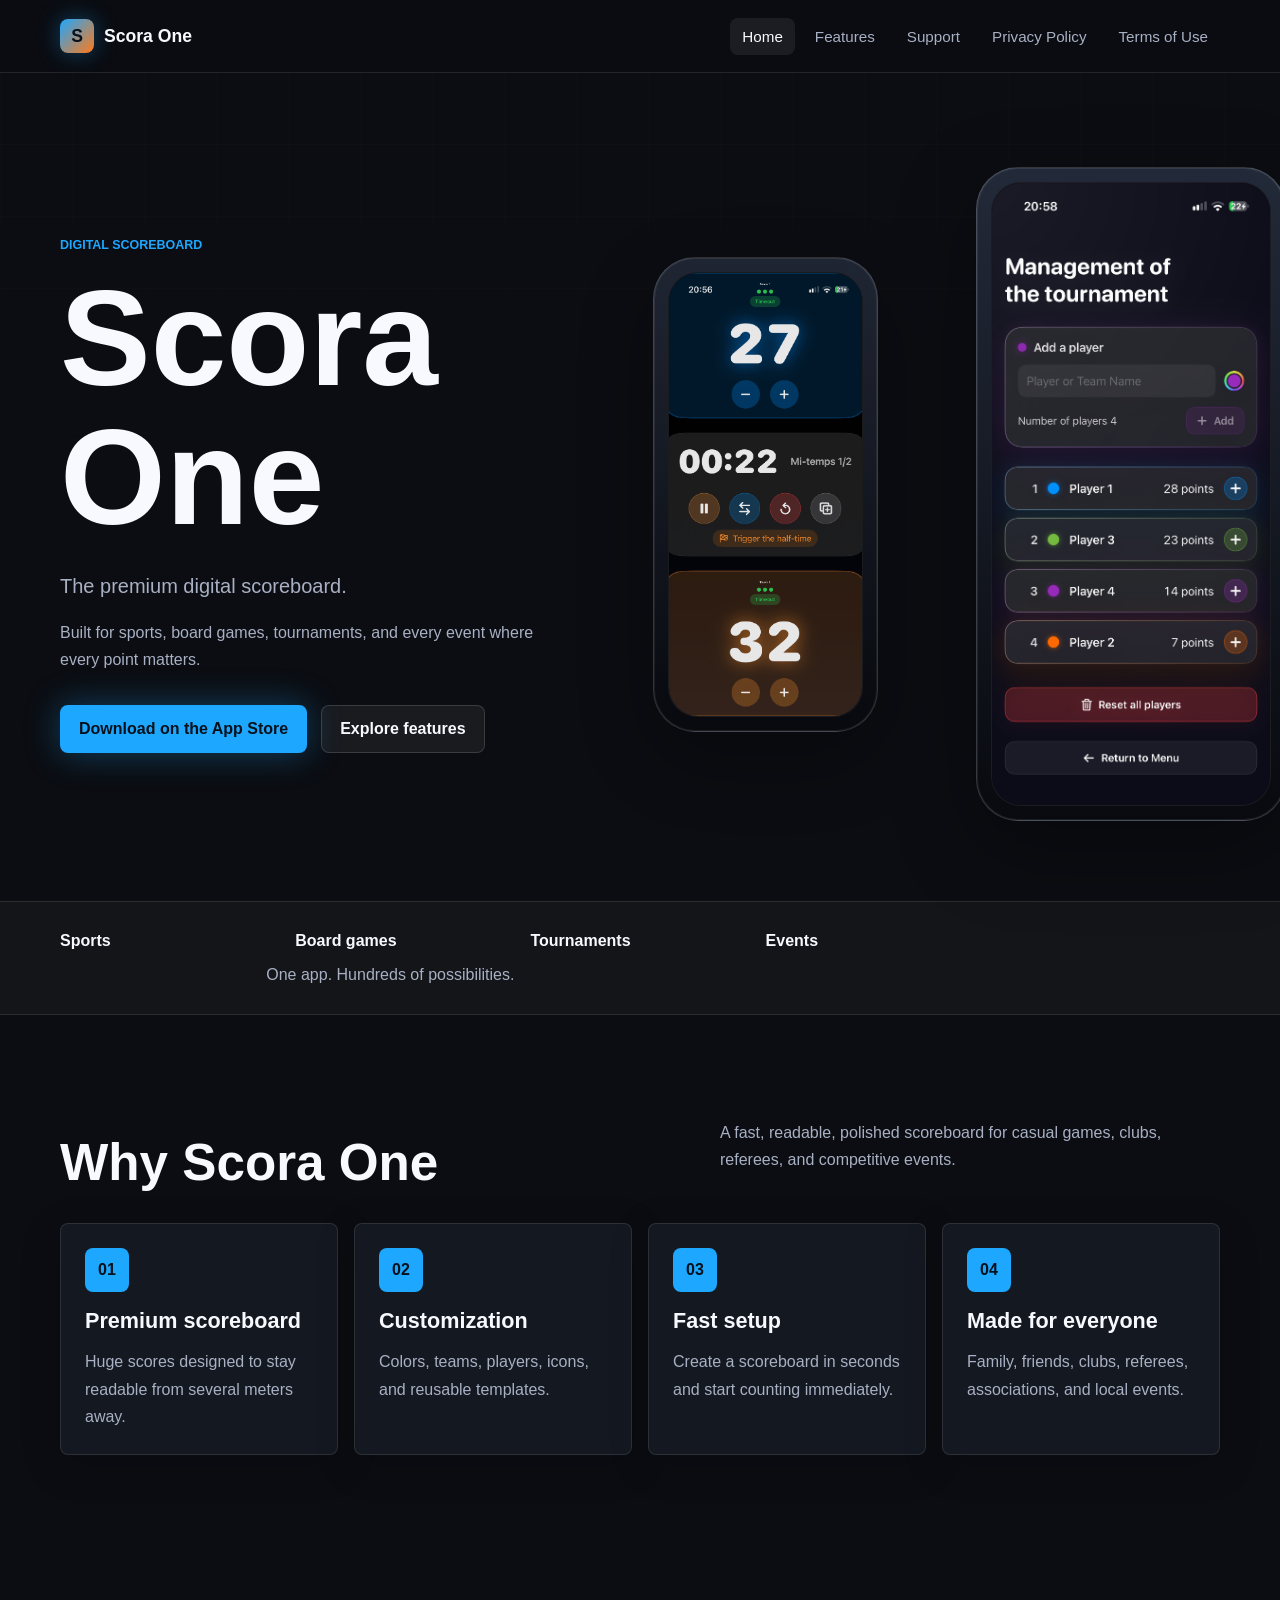
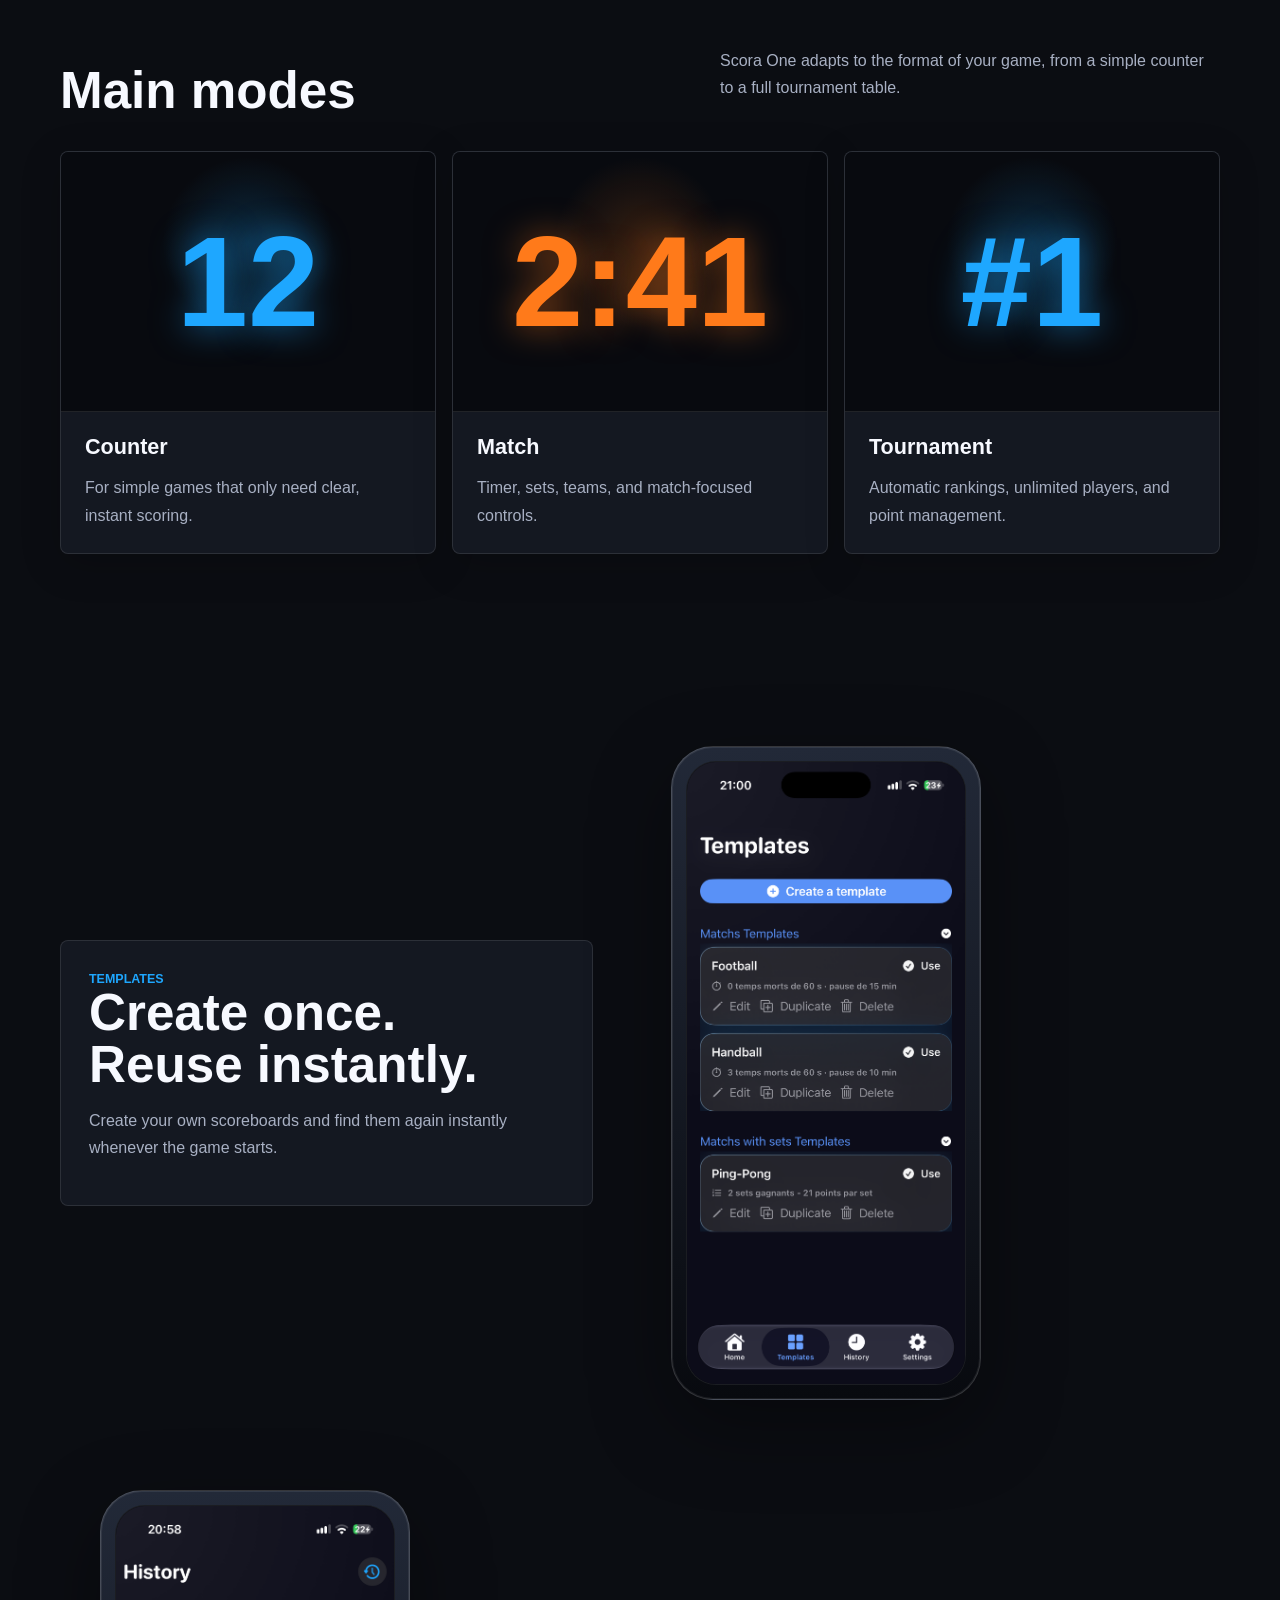
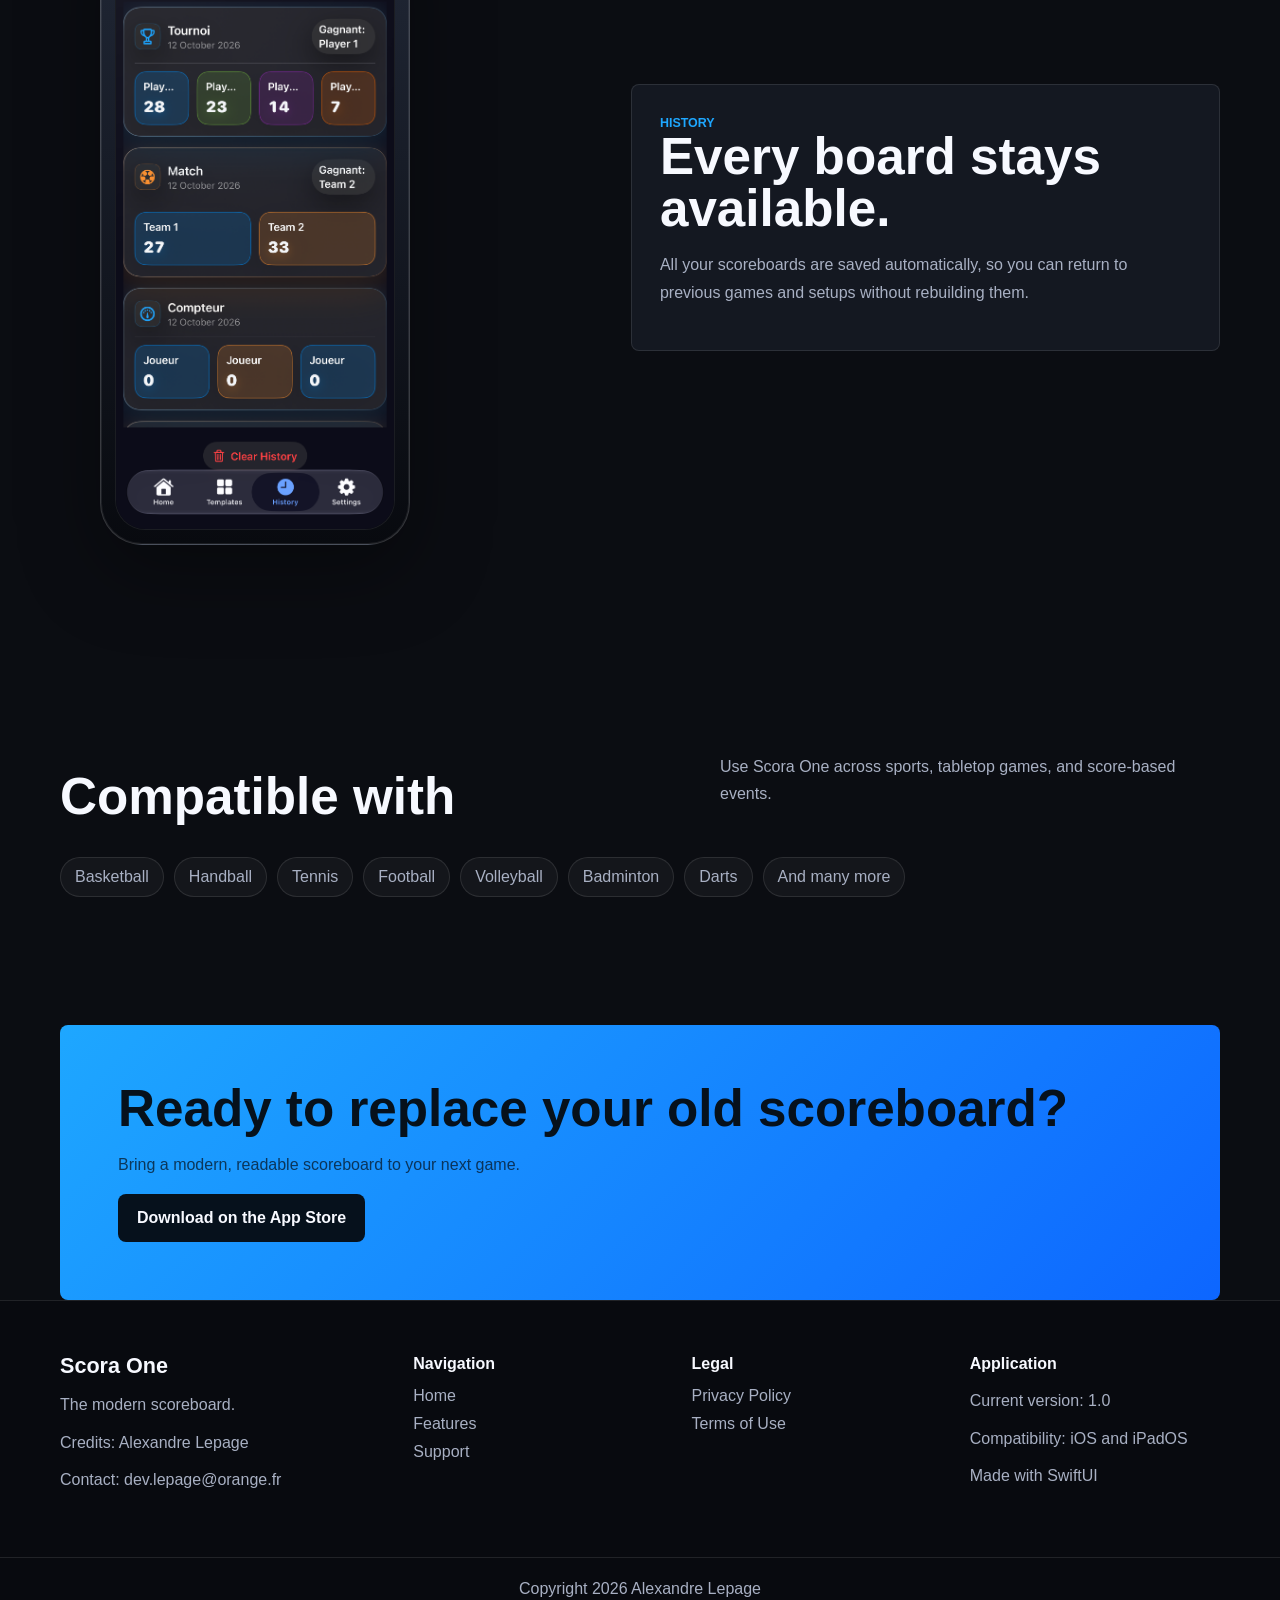
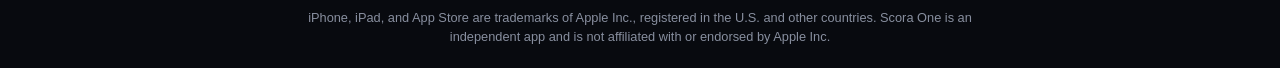
<file: index.html>
<!doctype html>
<html lang="en">
<head>
  <meta charset="utf-8">
  <meta name="viewport" content="width=device-width, initial-scale=1">
  <meta name="description" content="Scora One is a premium digital scoreboard for sports, board games, tournaments, matches, and events.">
  <title>Scora One - The Premium Digital Scoreboard</title>
  <link rel="stylesheet" href="styles.css">
</head>
<body>
  <header class="site-header">
    <nav class="nav" aria-label="Main navigation">
      <a class="brand" href="index.html"><span class="brand-mark">S</span><span>Scora One</span></a>
      <div class="nav-links">
        <a href="index.html" aria-current="page">Home</a>
        <a href="features.html">Features</a>
        <a href="support.html">Support</a>
        <a href="privacy.html">Privacy Policy</a>
        <a href="terms.html">Terms of Use</a>
      </div>
    </nav>
  </header>

  <main>
    <section class="hero">
      <div class="hero-inner hero-grid">
        <div>
          <span class="eyebrow">Digital scoreboard</span>
          <h1>Scora One</h1>
          <p class="hero-copy">The premium digital scoreboard.</p>
          <p>Built for sports, board games, tournaments, and every event where every point matters.</p>
          <div class="actions">
            <a class="button primary" href="">Download on the App Store</a>
            <a class="button" href="features.html">Explore features</a>
          </div>
        </div>
        <div class="showcase" aria-label="Scora One app screenshot placeholders">
          <div class="phone-row">
            <figure class="phone secondary">
              <img src="match.PNG" alt="Scora One - Match mode screenshot" loading="lazy">
          </figure>
            <figure class="phone">
              <img src="tournament.PNG" alt="Scora One - Tournament mode screenshot" loading="lazy">
          </figure>
          </div>
        </div>
      </div>
    </section>

    <div class="stats-band">
      <div class="stats">
        <div class="stat">Sports</div>
        <div class="stat">Board games</div>
        <div class="stat">Tournaments</div>
        <div class="stat">Events</div>
        <div class="stat-line">One app. Hundreds of possibilities.</div>
      </div>
    </div>

    <section>
      <div class="section-inner">
        <div class="section-heading">
          <h2>Why Scora One</h2>
          <p>A fast, readable, polished scoreboard for casual games, clubs, referees, and competitive events.</p>
        </div>
        <div class="grid four">
          <article class="card"><div class="icon">01</div><h3>Premium scoreboard</h3><p>Huge scores designed to stay readable from several meters away.</p></article>
          <article class="card"><div class="icon">02</div><h3>Customization</h3><p>Colors, teams, players, icons, and reusable templates.</p></article>
          <article class="card"><div class="icon">03</div><h3>Fast setup</h3><p>Create a scoreboard in seconds and start counting immediately.</p></article>
          <article class="card"><div class="icon">04</div><h3>Made for everyone</h3><p>Family, friends, clubs, referees, associations, and local events.</p></article>
        </div>
      </div>
    </section>

    <section>
      <div class="section-inner">
        <div class="section-heading">
          <h2>Main modes</h2>
          <p>Scora One adapts to the format of your game, from a simple counter to a full tournament table.</p>
        </div>
        <div class="grid three">
          <article class="card mode-card">
            <div class="mini-screen"><div class="score-number">12</div></div>
            <div class="mode-card-content"><h3>Counter</h3><p>For simple games that only need clear, instant scoring.</p></div>
          </article>
          <article class="card mode-card">
            <div class="mini-screen"><div class="score-number orange-score">2:41</div></div>
            <div class="mode-card-content"><h3>Match</h3><p>Timer, sets, teams, and match-focused controls.</p></div>
          </article>
          <article class="card mode-card">
            <div class="mini-screen"><div class="score-number">#1</div></div>
            <div class="mode-card-content"><h3>Tournament</h3><p>Automatic rankings, unlimited players, and point management.</p></div>
          </article>
        </div>
      </div>
    </section>

    <section>
      <div class="section-inner">
        <div class="feature-split">
          <div class="panel">
            <span class="eyebrow">Templates</span>
            <h2>Create once. Reuse instantly.</h2>
            <p>Create your own scoreboards and find them again instantly whenever the game starts.</p>
          </div>
          <figure class="phone">
            <img src="templates.PNG" alt="Scora One - Templates screenshot" loading="lazy">
          </figure>
        </div>
        <div class="feature-split">
          <figure class="phone">
            <img src="history.PNG" alt="Scora One - History screenshot" loading="lazy">
          </figure>
          <div class="panel">
            <span class="eyebrow">History</span>
            <h2>Every board stays available.</h2>
            <p>All your scoreboards are saved automatically, so you can return to previous games and setups without rebuilding them.</p>
          </div>
        </div>
      </div>
    </section>

    <section>
      <div class="section-inner">
        <div class="section-heading">
          <h2>Compatible with</h2>
          <p>Use Scora One across sports, tabletop games, and score-based events.</p>
        </div>
        <div class="compatibility">
          <span class="pill">Basketball</span><span class="pill">Handball</span><span class="pill">Tennis</span><span class="pill">Football</span><span class="pill">Volleyball</span><span class="pill">Badminton</span><span class="pill">Darts</span><span class="pill">And many more</span>
        </div>
      </div>
    </section>

    <aside class="cta">
      <h2>Ready to replace your old scoreboard?</h2>
      <p>Bring a modern, readable scoreboard to your next game.</p>
      <a class="button" href="">Download on the App Store</a>
    </aside>
  </main>

  <footer class="site-footer">
    <div class="footer-inner">
      <div>
        <h3>Scora One</h3>
        <p>The modern scoreboard.</p>
        <p>Credits: Alexandre Lepage</p>
        <p>Contact: dev.lepage@orange.fr</p>
      </div>
      <div><h4>Navigation</h4><a href="index.html">Home</a><a href="features.html">Features</a><a href="support.html">Support</a></div>
      <div><h4>Legal</h4><a href="privacy.html">Privacy Policy</a><a href="terms.html">Terms of Use</a></div>
      <div><h4>Application</h4><p>Current version: 1.0</p><p>Compatibility: iOS and iPadOS</p><p>Made with SwiftUI</p></div>
    </div>
    <div class="credits">Copyright 2026 Alexandre Lepage<div class="trademark">iPhone, iPad, and App Store are trademarks of Apple Inc., registered in the U.S. and other countries. Scora One is an independent app and is not affiliated with or endorsed by Apple Inc.</div></div>
  </footer>
</body>
</html>
</file>
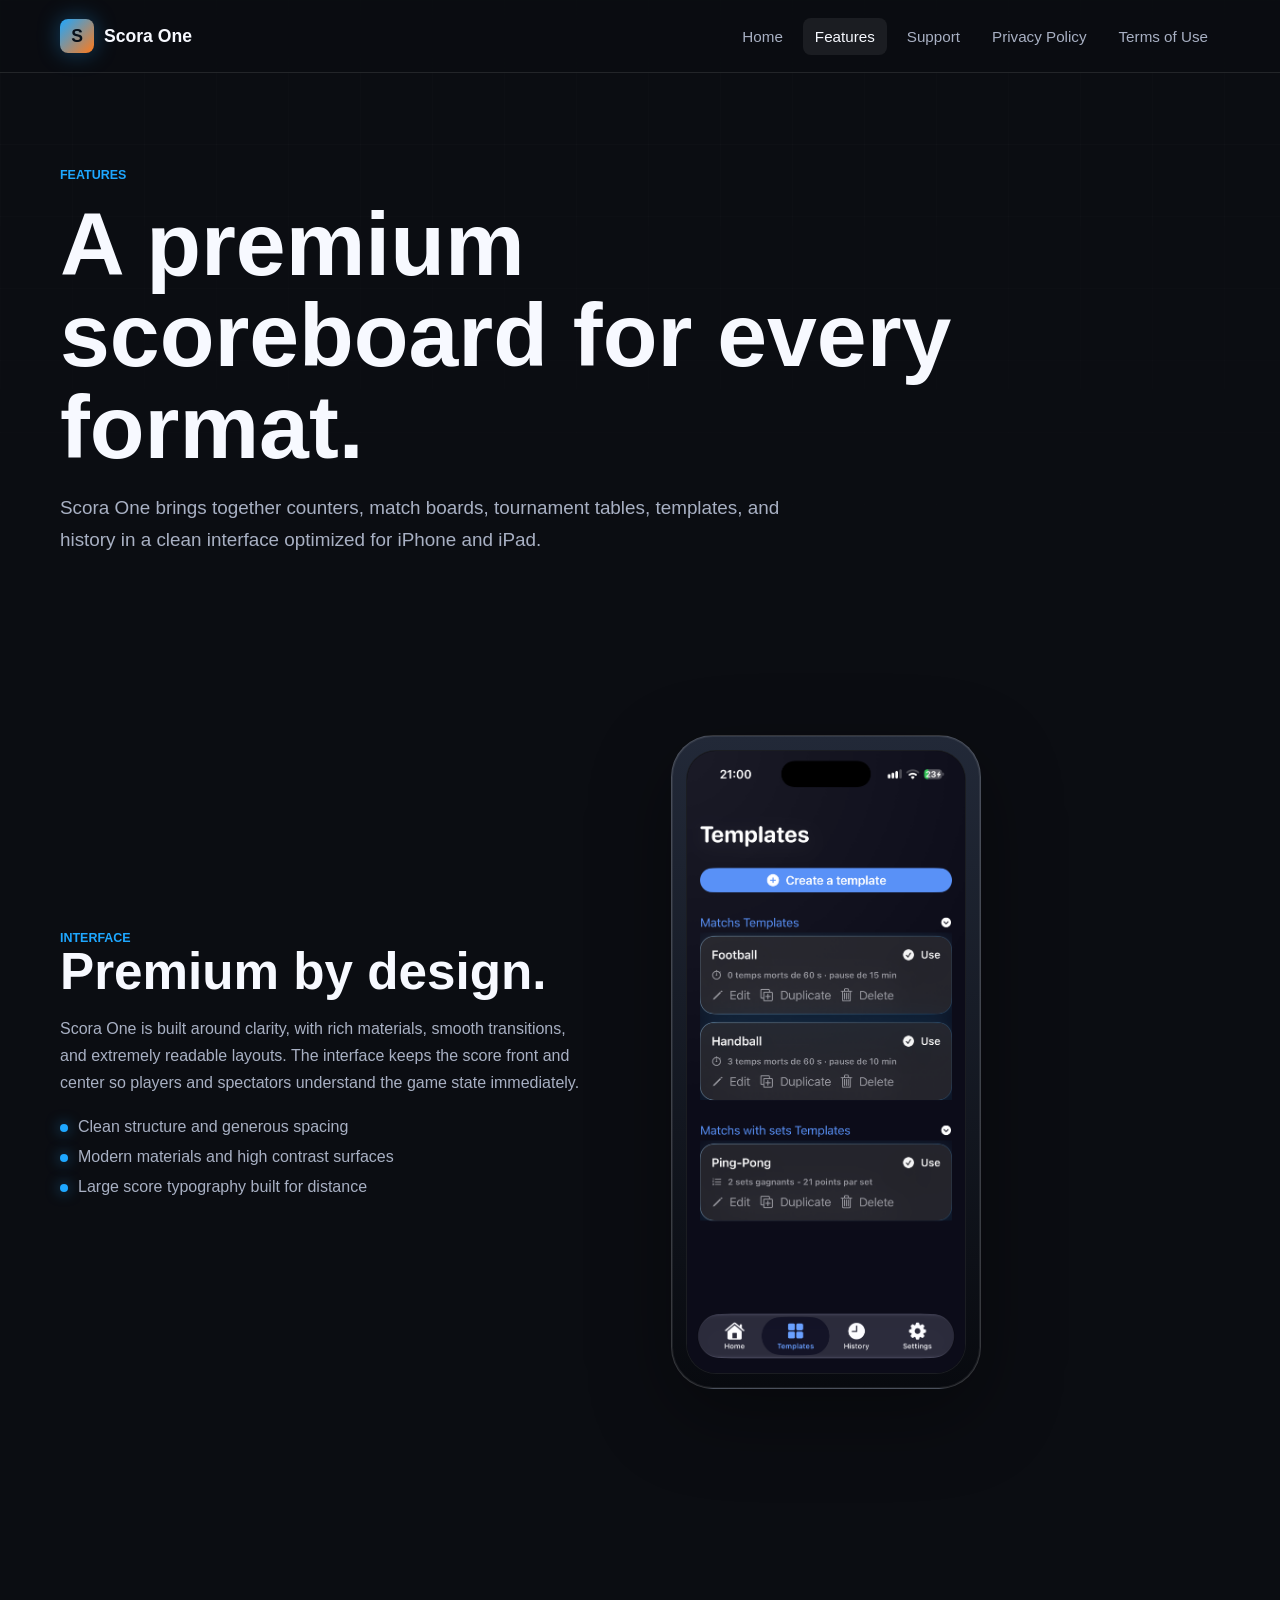
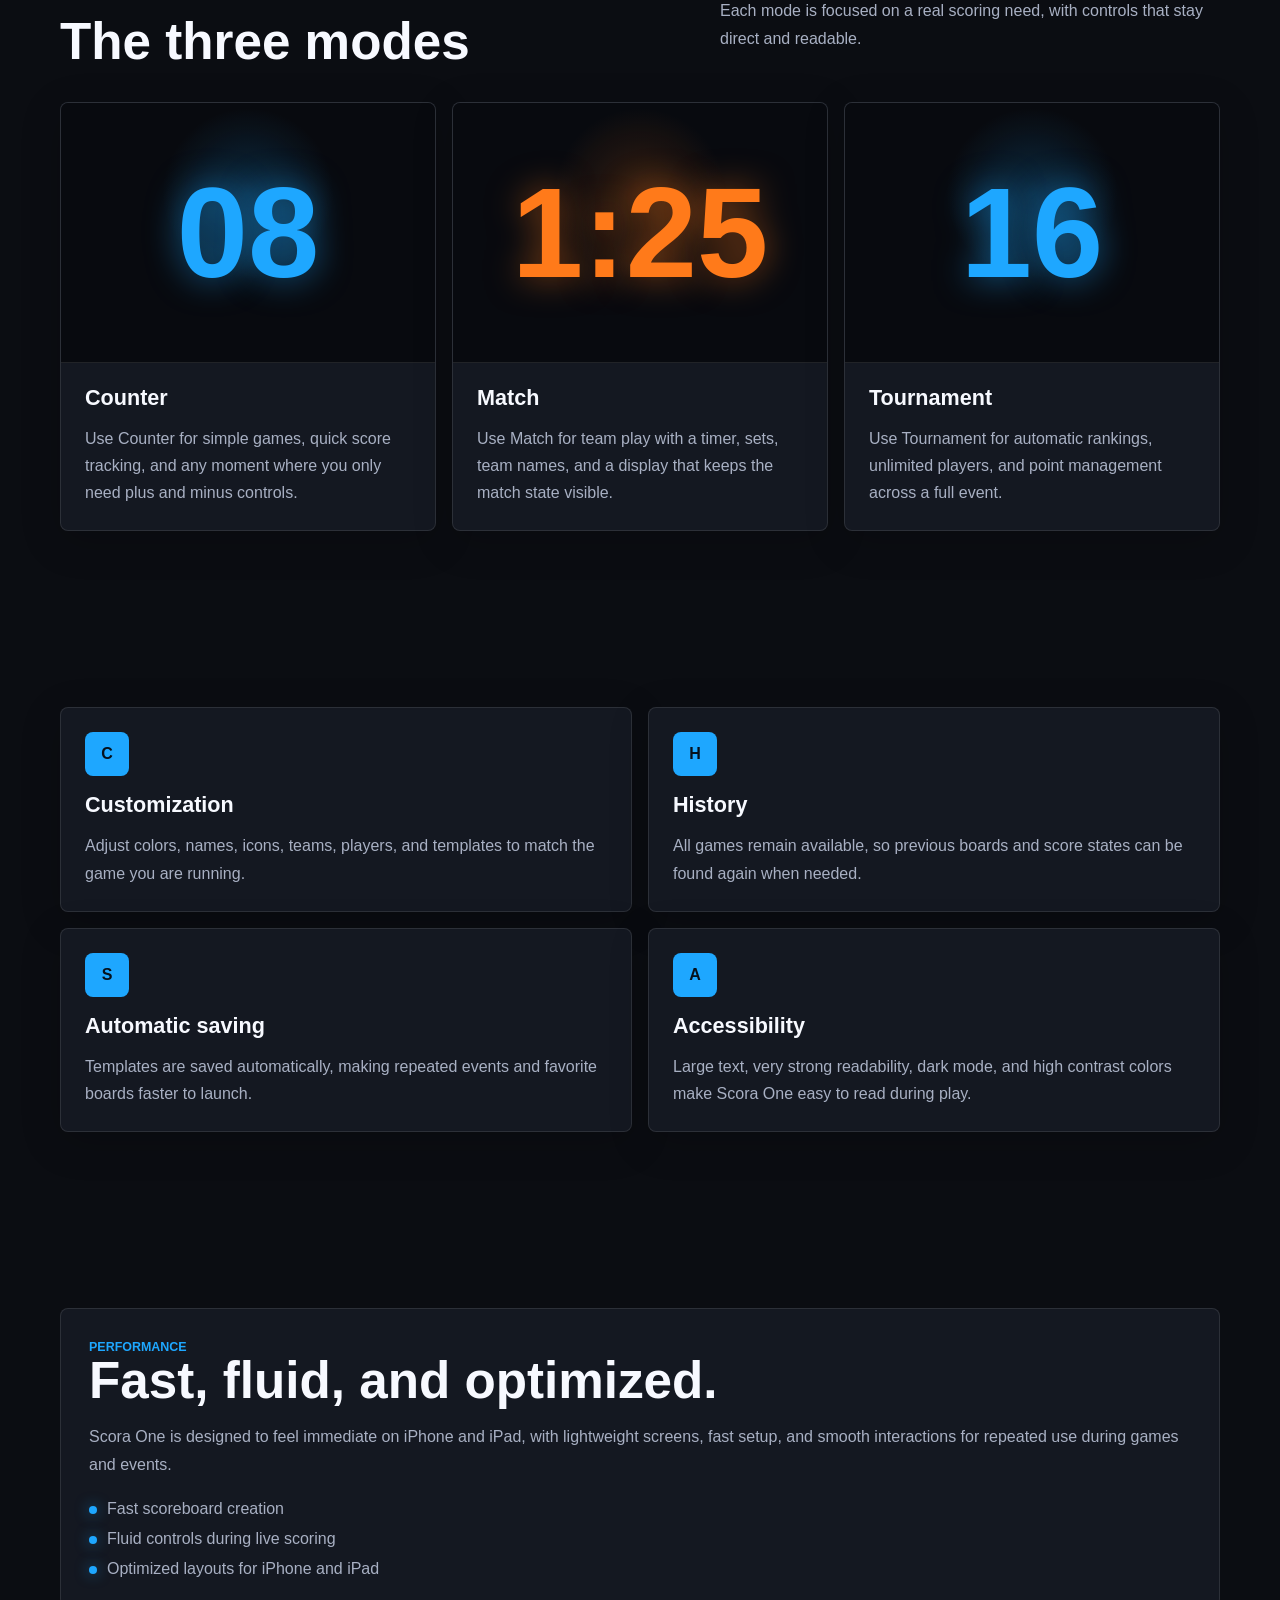
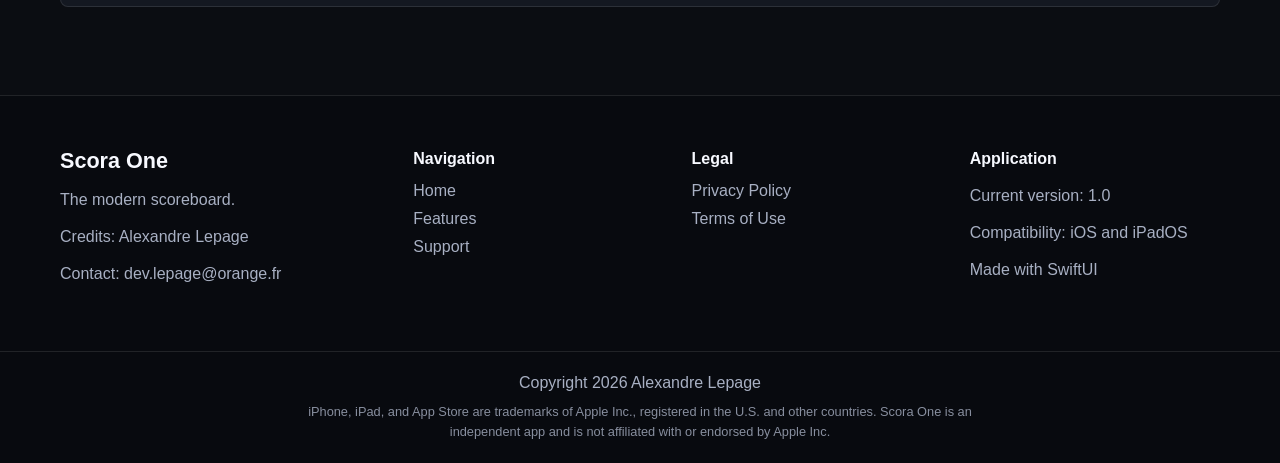
<file: features.html>
<!doctype html>
<html lang="en">
<head>
  <meta charset="utf-8">
  <meta name="viewport" content="width=device-width, initial-scale=1">
  <meta name="description" content="Explore Scora One features: counter, match, tournament, customization, history, accessibility, and performance.">
  <title>Features - Scora One</title>
  <link rel="stylesheet" href="styles.css">
</head>
<body>
  <header class="site-header">
    <nav class="nav" aria-label="Main navigation">
      <a class="brand" href="index.html"><span class="brand-mark">S</span><span>Scora One</span></a>
      <div class="nav-links">
        <a href="index.html">Home</a>
        <a href="features.html" aria-current="page">Features</a>
        <a href="support.html">Support</a>
        <a href="privacy.html">Privacy Policy</a>
        <a href="terms.html">Terms of Use</a>
      </div>
    </nav>
  </header>

  <main>
    <section class="page-intro">
      <div class="section-inner">
        <span class="eyebrow">Features</span>
        <h1 class="headline">A premium scoreboard for every format.</h1>
        <p>Scora One brings together counters, match boards, tournament tables, templates, and history in a clean interface optimized for iPhone and iPad.</p>
      </div>
    </section>

    <section>
      <div class="section-inner feature-split">
        <div>
          <span class="eyebrow">Interface</span>
          <h2>Premium by design.</h2>
          <p>Scora One is built around clarity, with rich materials, smooth transitions, and extremely readable layouts. The interface keeps the score front and center so players and spectators understand the game state immediately.</p>
          <ul class="list">
            <li>Clean structure and generous spacing</li>
            <li>Modern materials and high contrast surfaces</li>
            <li>Large score typography built for distance</li>
          </ul>
        </div>
        <figure class="phone">
          <img src="templates.PNG" alt="Scora One - premium interface screenshot" loading="lazy">
          </figure>
      </div>
    </section>

    <section>
      <div class="section-inner">
        <div class="section-heading">
          <h2>The three modes</h2>
          <p>Each mode is focused on a real scoring need, with controls that stay direct and readable.</p>
        </div>
        <div class="grid three">
          <article class="card mode-card"><div class="mini-screen"><div class="score-number">08</div></div><div class="mode-card-content"><h3>Counter</h3><p>Use Counter for simple games, quick score tracking, and any moment where you only need plus and minus controls.</p></div></article>
          <article class="card mode-card"><div class="mini-screen"><div class="score-number orange-score">1:25</div></div><div class="mode-card-content"><h3>Match</h3><p>Use Match for team play with a timer, sets, team names, and a display that keeps the match state visible.</p></div></article>
          <article class="card mode-card"><div class="mini-screen"><div class="score-number">16</div></div><div class="mode-card-content"><h3>Tournament</h3><p>Use Tournament for automatic rankings, unlimited players, and point management across a full event.</p></div></article>
        </div>
      </div>
    </section>

    <section>
      <div class="section-inner">
        <div class="grid two">
          <article class="card"><div class="icon">C</div><h3>Customization</h3><p>Adjust colors, names, icons, teams, players, and templates to match the game you are running.</p></article>
          <article class="card"><div class="icon">H</div><h3>History</h3><p>All games remain available, so previous boards and score states can be found again when needed.</p></article>
          <article class="card"><div class="icon">S</div><h3>Automatic saving</h3><p>Templates are saved automatically, making repeated events and favorite boards faster to launch.</p></article>
          <article class="card"><div class="icon">A</div><h3>Accessibility</h3><p>Large text, very strong readability, dark mode, and high contrast colors make Scora One easy to read during play.</p></article>
        </div>
      </div>
    </section>

    <section>
      <div class="section-inner panel">
        <span class="eyebrow">Performance</span>
        <h2>Fast, fluid, and optimized.</h2>
        <p>Scora One is designed to feel immediate on iPhone and iPad, with lightweight screens, fast setup, and smooth interactions for repeated use during games and events.</p>
        <ul class="list">
          <li>Fast scoreboard creation</li>
          <li>Fluid controls during live scoring</li>
          <li>Optimized layouts for iPhone and iPad</li>
        </ul>
      </div>
    </section>
  </main>

  <footer class="site-footer">
    <div class="footer-inner">
      <div><h3>Scora One</h3><p>The modern scoreboard.</p><p>Credits: Alexandre Lepage</p><p>Contact: dev.lepage@orange.fr</p></div>
      <div><h4>Navigation</h4><a href="index.html">Home</a><a href="features.html">Features</a><a href="support.html">Support</a></div>
      <div><h4>Legal</h4><a href="privacy.html">Privacy Policy</a><a href="terms.html">Terms of Use</a></div>
      <div><h4>Application</h4><p>Current version: 1.0</p><p>Compatibility: iOS and iPadOS</p><p>Made with SwiftUI</p></div>
    </div>
    <div class="credits">Copyright 2026 Alexandre Lepage<div class="trademark">iPhone, iPad, and App Store are trademarks of Apple Inc., registered in the U.S. and other countries. Scora One is an independent app and is not affiliated with or endorsed by Apple Inc.</div></div>
  </footer>
</body>
</html>
</file>
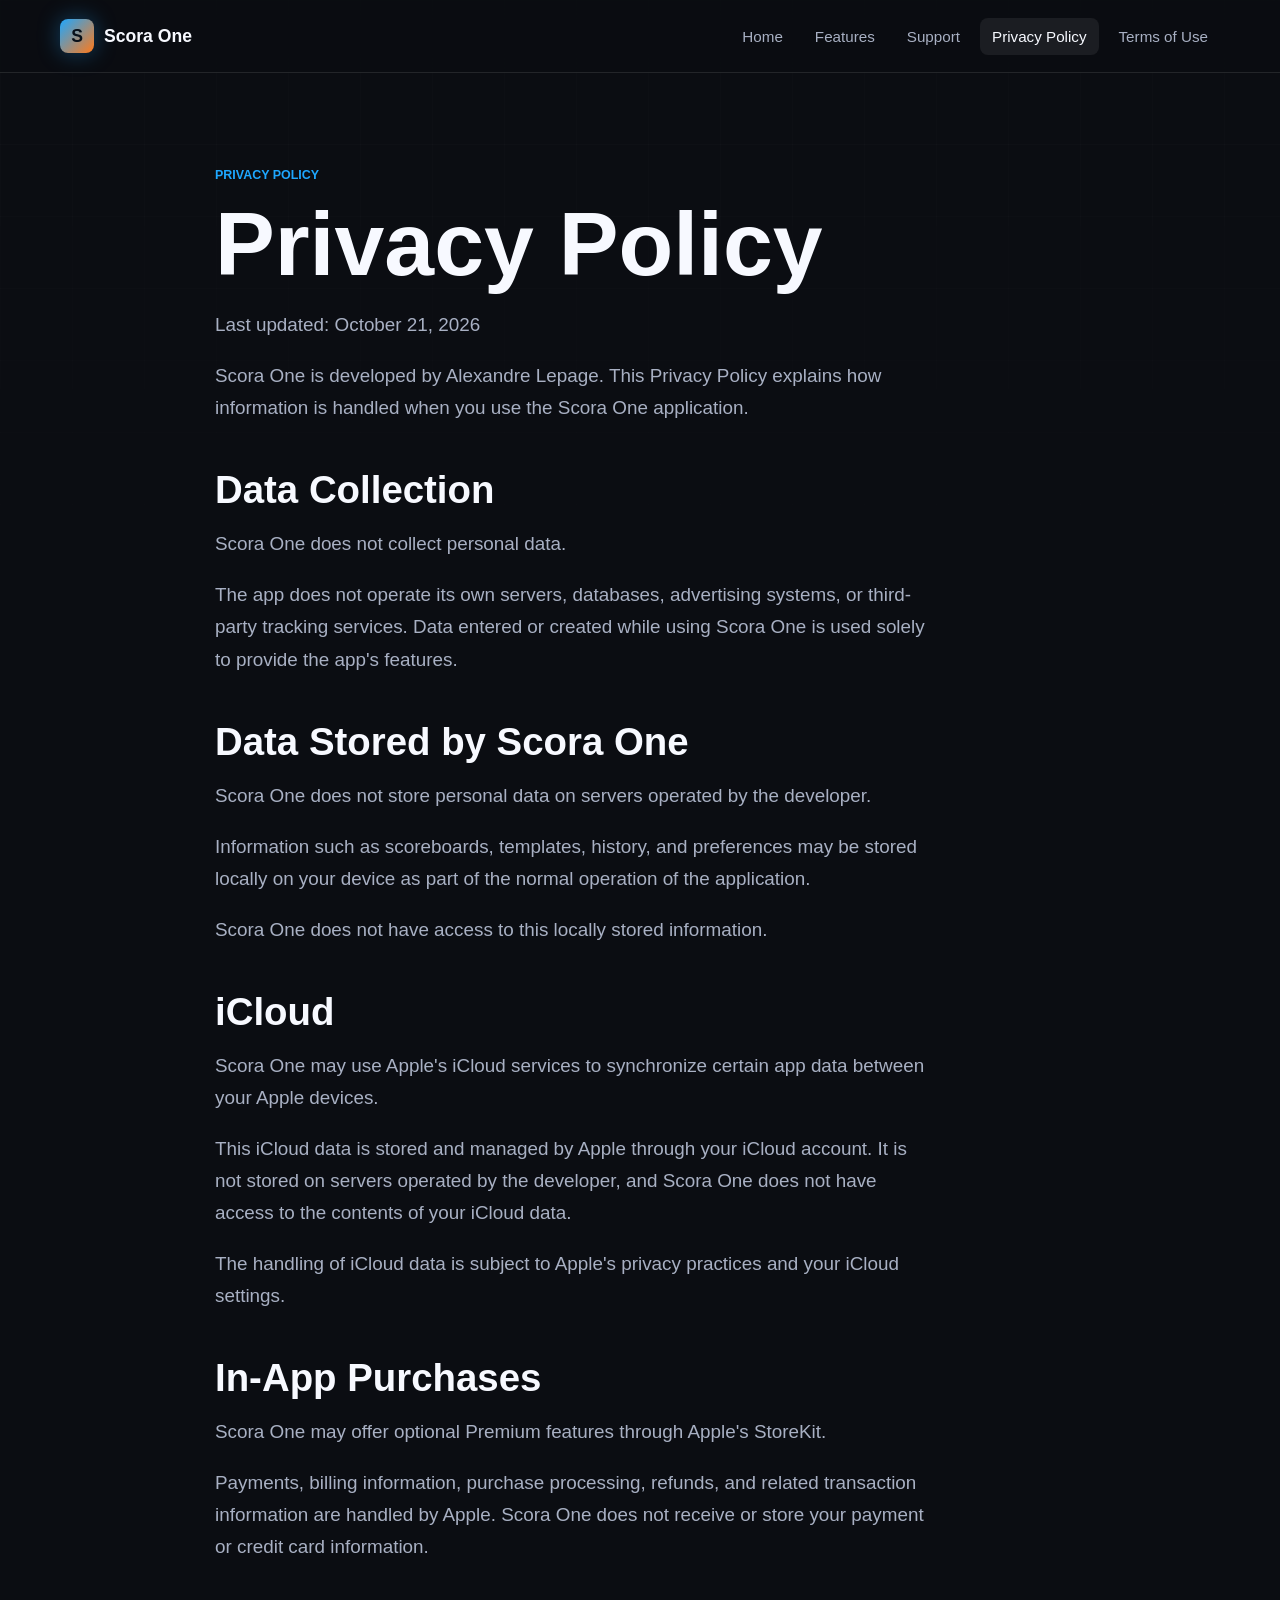
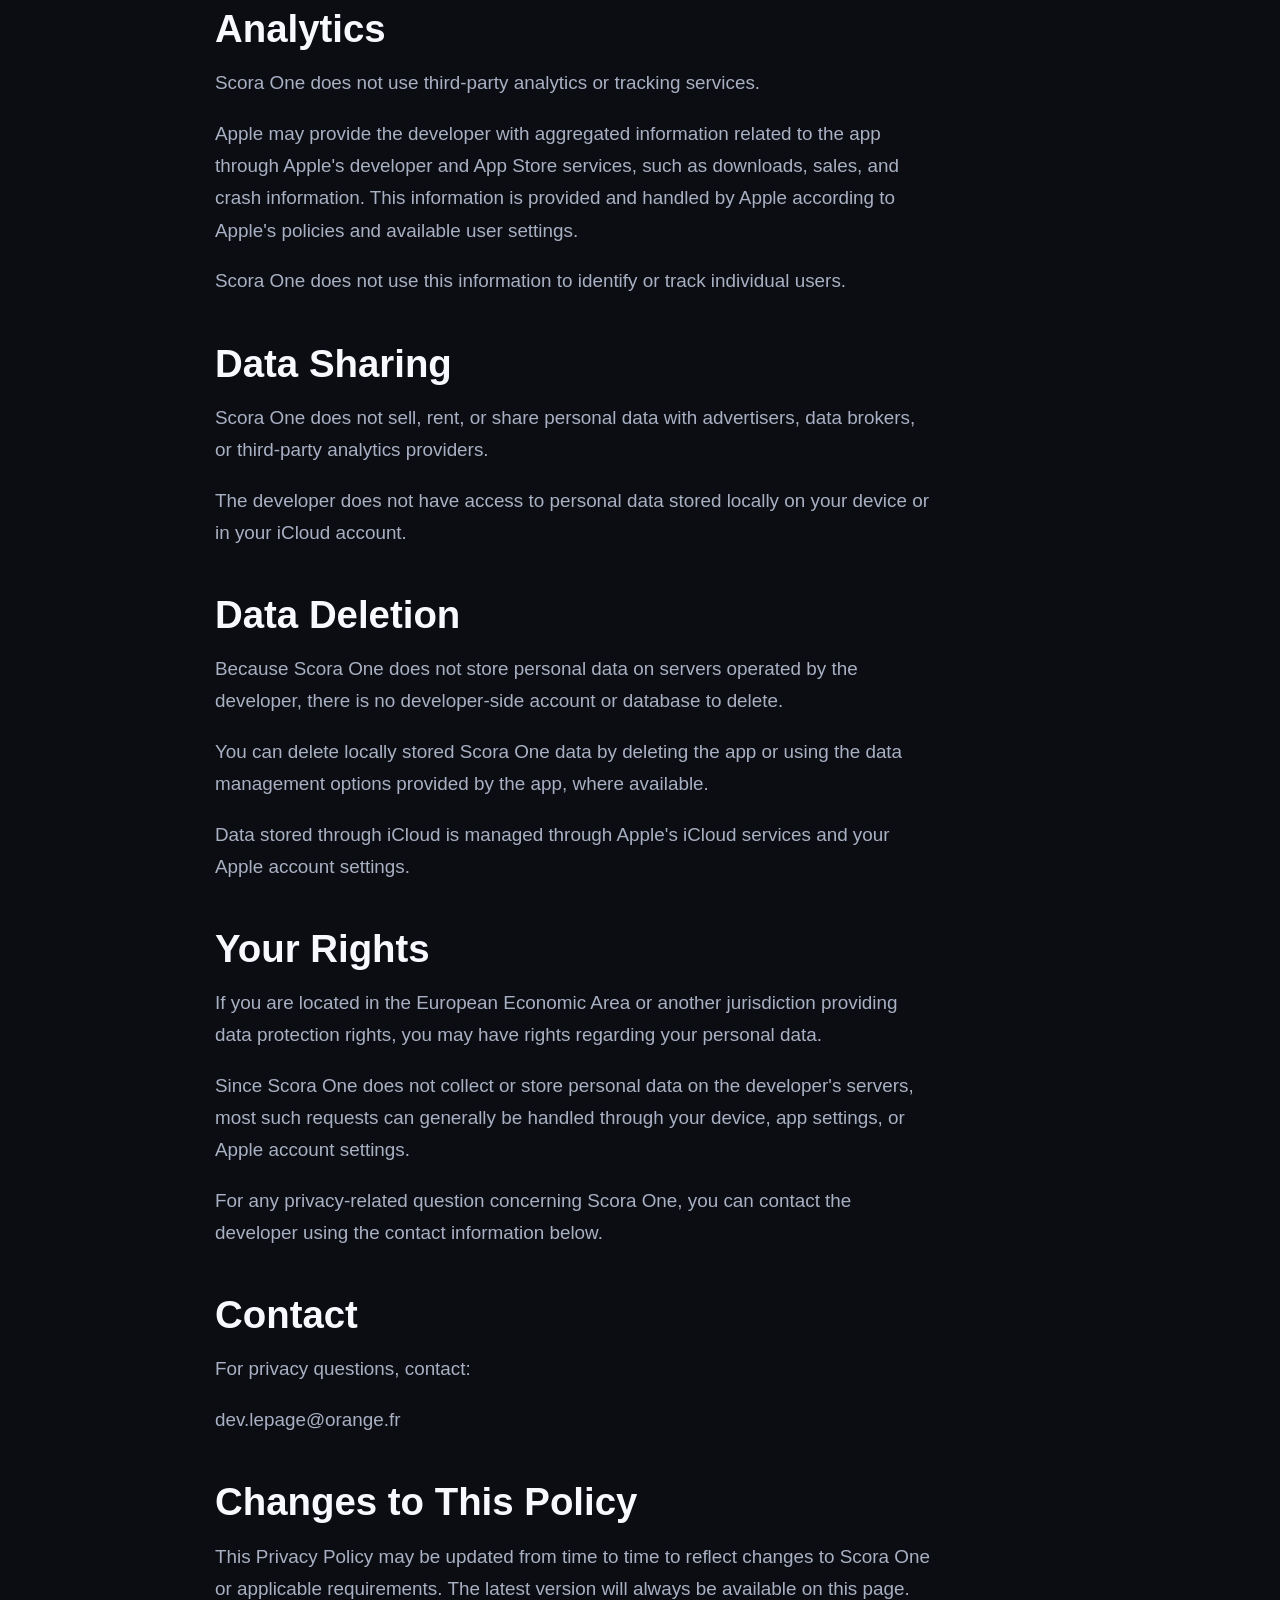
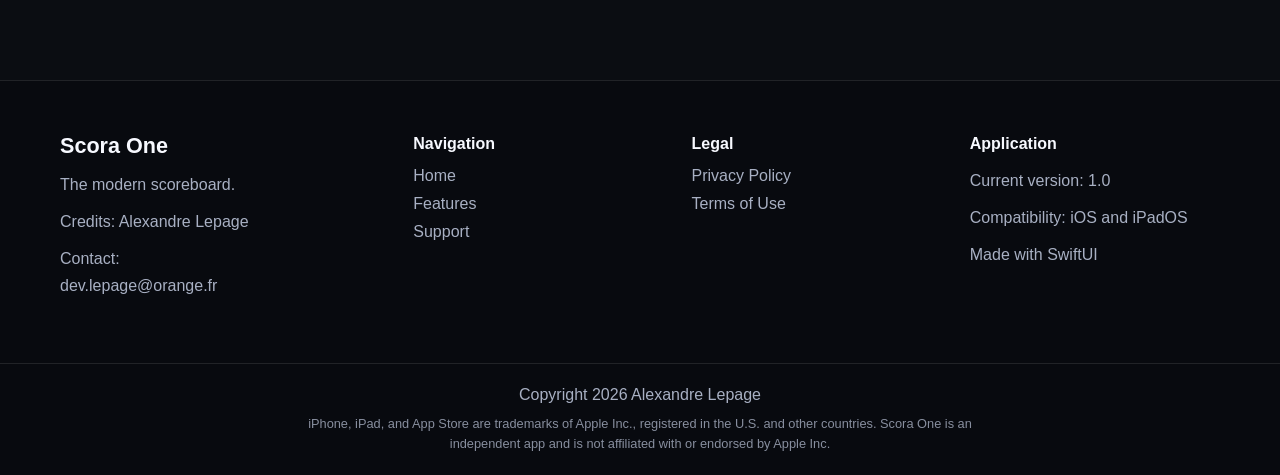
<file: privacy.html>
<!doctype html>
<html lang="en">
<head>
  <meta charset="utf-8">
  <meta name="viewport" content="width=device-width, initial-scale=1">
  <meta name="description" content="Scora One privacy policy for App Store review and users.">
  <title>Privacy Policy - Scora One</title>
  <link rel="stylesheet" href="styles.css">
</head>
<body>
  <header class="site-header">
    <nav class="nav" aria-label="Main navigation">
      <a class="brand" href="index.html">
        <span class="brand-mark">S</span>
        <span>Scora One</span>
      </a>

      <div class="nav-links">
        <a href="index.html">Home</a>
        <a href="features.html">Features</a>
        <a href="support.html">Support</a>
        <a href="privacy.html" aria-current="page">Privacy Policy</a>
        <a href="terms.html">Terms of Use</a>
      </div>
    </nav>
  </header>

  <main>
    <section class="page-intro">
      <div class="section-inner legal-content">
        <span class="eyebrow">Privacy Policy</span>

        <h1 class="headline">Privacy Policy</h1>

        <p>Last updated: October 21, 2026</p>

        <p>
          Scora One is developed by Alexandre Lepage. This Privacy Policy
          explains how information is handled when you use the Scora One
          application.
        </p>

        <h2>Data Collection</h2>

        <p>
          Scora One does not collect personal data.
        </p>

        <p>
          The app does not operate its own servers, databases, advertising
          systems, or third-party tracking services. Data entered or created
          while using Scora One is used solely to provide the app's features.
        </p>

        <h2>Data Stored by Scora One</h2>

        <p>
          Scora One does not store personal data on servers operated by the
          developer.
        </p>

        <p>
          Information such as scoreboards, templates, history, and preferences
          may be stored locally on your device as part of the normal operation
          of the application.
        </p>

        <p>
          Scora One does not have access to this locally stored information.
        </p>

        <h2>iCloud</h2>

        <p>
          Scora One may use Apple's iCloud services to synchronize certain app
          data between your Apple devices.
        </p>

        <p>
          This iCloud data is stored and managed by Apple through your iCloud
          account. It is not stored on servers operated by the developer, and
          Scora One does not have access to the contents of your iCloud data.
        </p>

        <p>
          The handling of iCloud data is subject to Apple's privacy practices
          and your iCloud settings.
        </p>

        <h2>In-App Purchases</h2>

        <p>
          Scora One may offer optional Premium features through Apple's
          StoreKit.
        </p>

        <p>
          Payments, billing information, purchase processing, refunds, and
          related transaction information are handled by Apple. Scora One does
          not receive or store your payment or credit card information.
        </p>

        <h2>Analytics</h2>

        <p>
          Scora One does not use third-party analytics or tracking services.
        </p>

        <p>
          Apple may provide the developer with aggregated information related
          to the app through Apple's developer and App Store services, such as
          downloads, sales, and crash information. This information is provided
          and handled by Apple according to Apple's policies and available user
          settings.
        </p>

        <p>
          Scora One does not use this information to identify or track
          individual users.
        </p>

        <h2>Data Sharing</h2>

        <p>
          Scora One does not sell, rent, or share personal data with
          advertisers, data brokers, or third-party analytics providers.
        </p>

        <p>
          The developer does not have access to personal data stored locally
          on your device or in your iCloud account.
        </p>

        <h2>Data Deletion</h2>

        <p>
          Because Scora One does not store personal data on servers operated by
          the developer, there is no developer-side account or database to
          delete.
        </p>

        <p>
          You can delete locally stored Scora One data by deleting the app or
          using the data management options provided by the app, where
          available.
        </p>

        <p>
          Data stored through iCloud is managed through Apple's iCloud services
          and your Apple account settings.
        </p>

        <h2>Your Rights</h2>

        <p>
          If you are located in the European Economic Area or another
          jurisdiction providing data protection rights, you may have rights
          regarding your personal data.
        </p>

        <p>
          Since Scora One does not collect or store personal data on the
          developer's servers, most such requests can generally be handled
          through your device, app settings, or Apple account settings.
        </p>

        <p>
          For any privacy-related question concerning Scora One, you can
          contact the developer using the contact information below.
        </p>

        <h2>Contact</h2>

        <p>
          For privacy questions, contact:
        </p>

        <p>
          <a href="mailto:dev.lepage@orange.fr">
            dev.lepage@orange.fr
          </a>
        </p>

        <h2>Changes to This Policy</h2>

        <p>
          This Privacy Policy may be updated from time to time to reflect
          changes to Scora One or applicable requirements. The latest version
          will always be available on this page.
        </p>
      </div>
    </section>
  </main>

  <footer class="site-footer">
    <div class="footer-inner">
      <div>
        <h3>Scora One</h3>
        <p>The modern scoreboard.</p>
        <p>Credits: Alexandre Lepage</p>
        <p>
          Contact:
          <a href="mailto:dev.lepage@orange.fr">
            dev.lepage@orange.fr
          </a>
        </p>
      </div>

      <div>
        <h4>Navigation</h4>
        <a href="index.html">Home</a>
        <a href="features.html">Features</a>
        <a href="support.html">Support</a>
      </div>

      <div>
        <h4>Legal</h4>
        <a href="privacy.html">Privacy Policy</a>
        <a href="terms.html">Terms of Use</a>
      </div>

      <div>
        <h4>Application</h4>
        <p>Current version: 1.0</p>
        <p>Compatibility: iOS and iPadOS</p>
        <p>Made with SwiftUI</p>
      </div>
    </div>

    <div class="credits">
      Copyright 2026 Alexandre Lepage
      <div class="trademark">
        iPhone, iPad, and App Store are trademarks of Apple Inc.,
        registered in the U.S. and other countries. Scora One is an
        independent app and is not affiliated with or endorsed by Apple Inc.
      </div>
    </div>
  </footer>
</body>
</html>
</file>
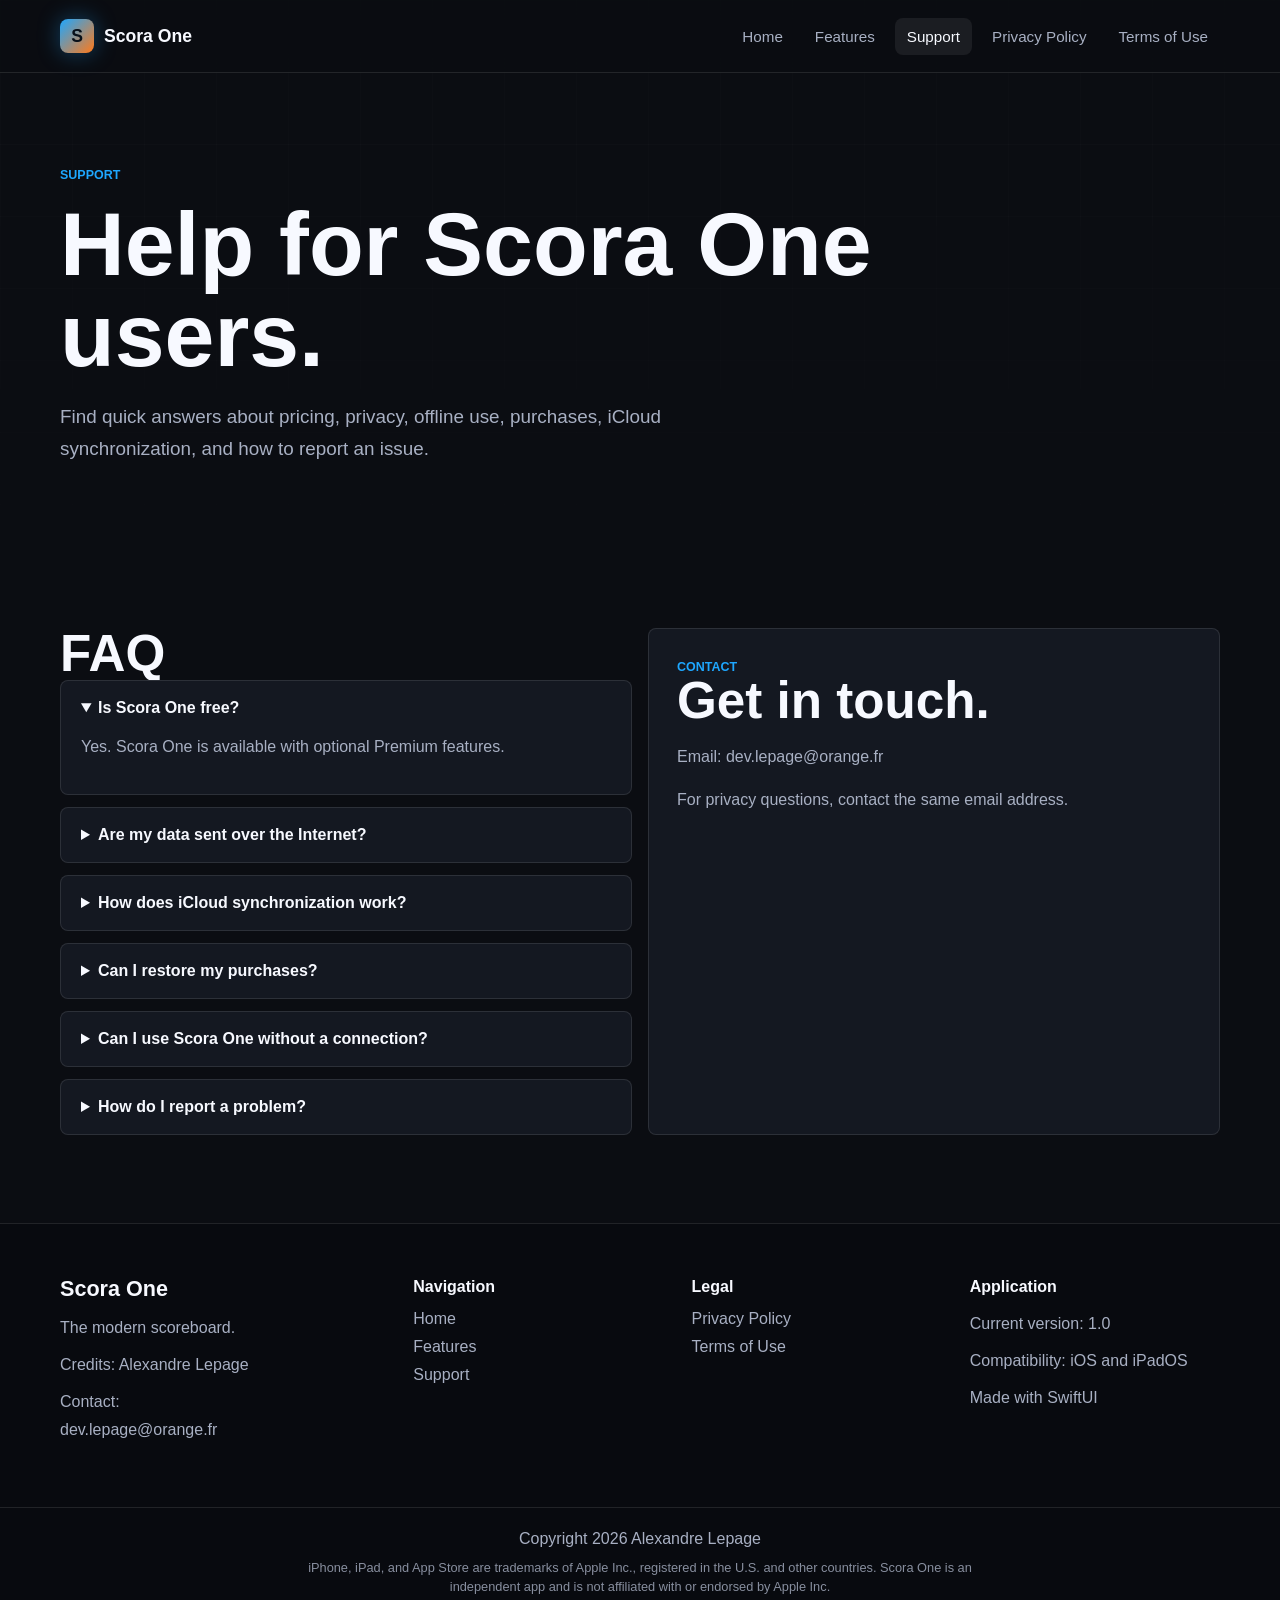
<file: support.html>
<!doctype html>
<html lang="en">
<head>
  <meta charset="utf-8">
  <meta name="viewport" content="width=device-width, initial-scale=1">
  <meta name="description" content="Scora One support, FAQ, contact, and help information.">
  <title>Support - Scora One</title>
  <link rel="stylesheet" href="styles.css">
</head>
<body>
  <header class="site-header">
    <nav class="nav" aria-label="Main navigation">
      <a class="brand" href="index.html"><span class="brand-mark">S</span><span>Scora One</span></a>
      <div class="nav-links">
        <a href="index.html">Home</a>
        <a href="features.html">Features</a>
        <a href="support.html" aria-current="page">Support</a>
        <a href="privacy.html">Privacy Policy</a>
        <a href="terms.html">Terms of Use</a>
      </div>
    </nav>
  </header>

  <main>
    <section class="page-intro">
      <div class="section-inner">
        <span class="eyebrow">Support</span>
        <h1 class="headline">Help for Scora One users.</h1>
        <p>Find quick answers about pricing, privacy, offline use, purchases, iCloud synchronization, and how to report an issue.</p>
      </div>
    </section>

    <section>
      <div class="section-inner grid two">
        <div>
          <h2>FAQ</h2>
          <div class="faq">

            <details open>
              <summary>Is Scora One free?</summary>
              <p>Yes. Scora One is available with optional Premium features.</p>
            </details>

            <details>
              <summary>Are my data sent over the Internet?</summary>
              <p>
                Scora One does not send your personal data to servers operated
                by the developer. The app is designed to work locally.
              </p>
              <p>
                If you choose to use the iCloud synchronization feature,
                supported app data is sent to Apple's iCloud services so it can
                be synchronized between your Apple devices.
              </p>
            </details>

            <details>
              <summary>How does iCloud synchronization work?</summary>
              <p>
                iCloud synchronization is optional and is started manually by
                using the synchronization feature in Scora One.
              </p>
              <p>
                Scora One does not automatically synchronize your data with
                iCloud. When you choose to synchronize, supported app data is
                stored through Apple's iCloud services and can be restored or
                synchronized on your other Apple devices.
              </p>
            </details>

            <details>
              <summary>Can I restore my purchases?</summary>
              <p>
                Yes. Purchases can be restored through the App Store restore
                flow.
              </p>
            </details>

            <details>
              <summary>Can I use Scora One without a connection?</summary>
              <p>
                Yes. Scora One can be used offline for scoring, templates, and
                saved boards. iCloud synchronization requires an Internet
                connection.
              </p>
            </details>

            <details>
              <summary>How do I report a problem?</summary>
              <p>
                Send a message to
                <a href="mailto:dev.lepage@orange.fr">dev.lepage@orange.fr</a>
                with your device model, iOS or iPadOS version, and a short
                description of the issue.
              </p>
            </details>

          </div>
        </div>

        <aside class="panel">
          <span class="eyebrow">Contact</span>
          <h2>Get in touch.</h2>

          <p>
            Email:
            <a href="mailto:dev.lepage@orange.fr">
              dev.lepage@orange.fr
            </a>
          </p>

          <p>
            For privacy questions, contact the same email address.
          </p>
        </aside>
      </div>
    </section>
  </main>

  <footer class="site-footer">
    <div class="footer-inner">
      <div>
        <h3>Scora One</h3>
        <p>The modern scoreboard.</p>
        <p>Credits: Alexandre Lepage</p>
        <p>
          Contact:
          <a href="mailto:dev.lepage@orange.fr">
            dev.lepage@orange.fr
          </a>
        </p>
      </div>

      <div>
        <h4>Navigation</h4>
        <a href="index.html">Home</a>
        <a href="features.html">Features</a>
        <a href="support.html">Support</a>
      </div>

      <div>
        <h4>Legal</h4>
        <a href="privacy.html">Privacy Policy</a>
        <a href="terms.html">Terms of Use</a>
      </div>

      <div>
        <h4>Application</h4>
        <p>Current version: 1.0</p>
        <p>Compatibility: iOS and iPadOS</p>
        <p>Made with SwiftUI</p>
      </div>
    </div>

    <div class="credits">
      Copyright 2026 Alexandre Lepage
      <div class="trademark">
        iPhone, iPad, and App Store are trademarks of Apple Inc.,
        registered in the U.S. and other countries. Scora One is an
        independent app and is not affiliated with or endorsed by Apple Inc.
      </div>
    </div>
  </footer>
</body>
</html>
</file>
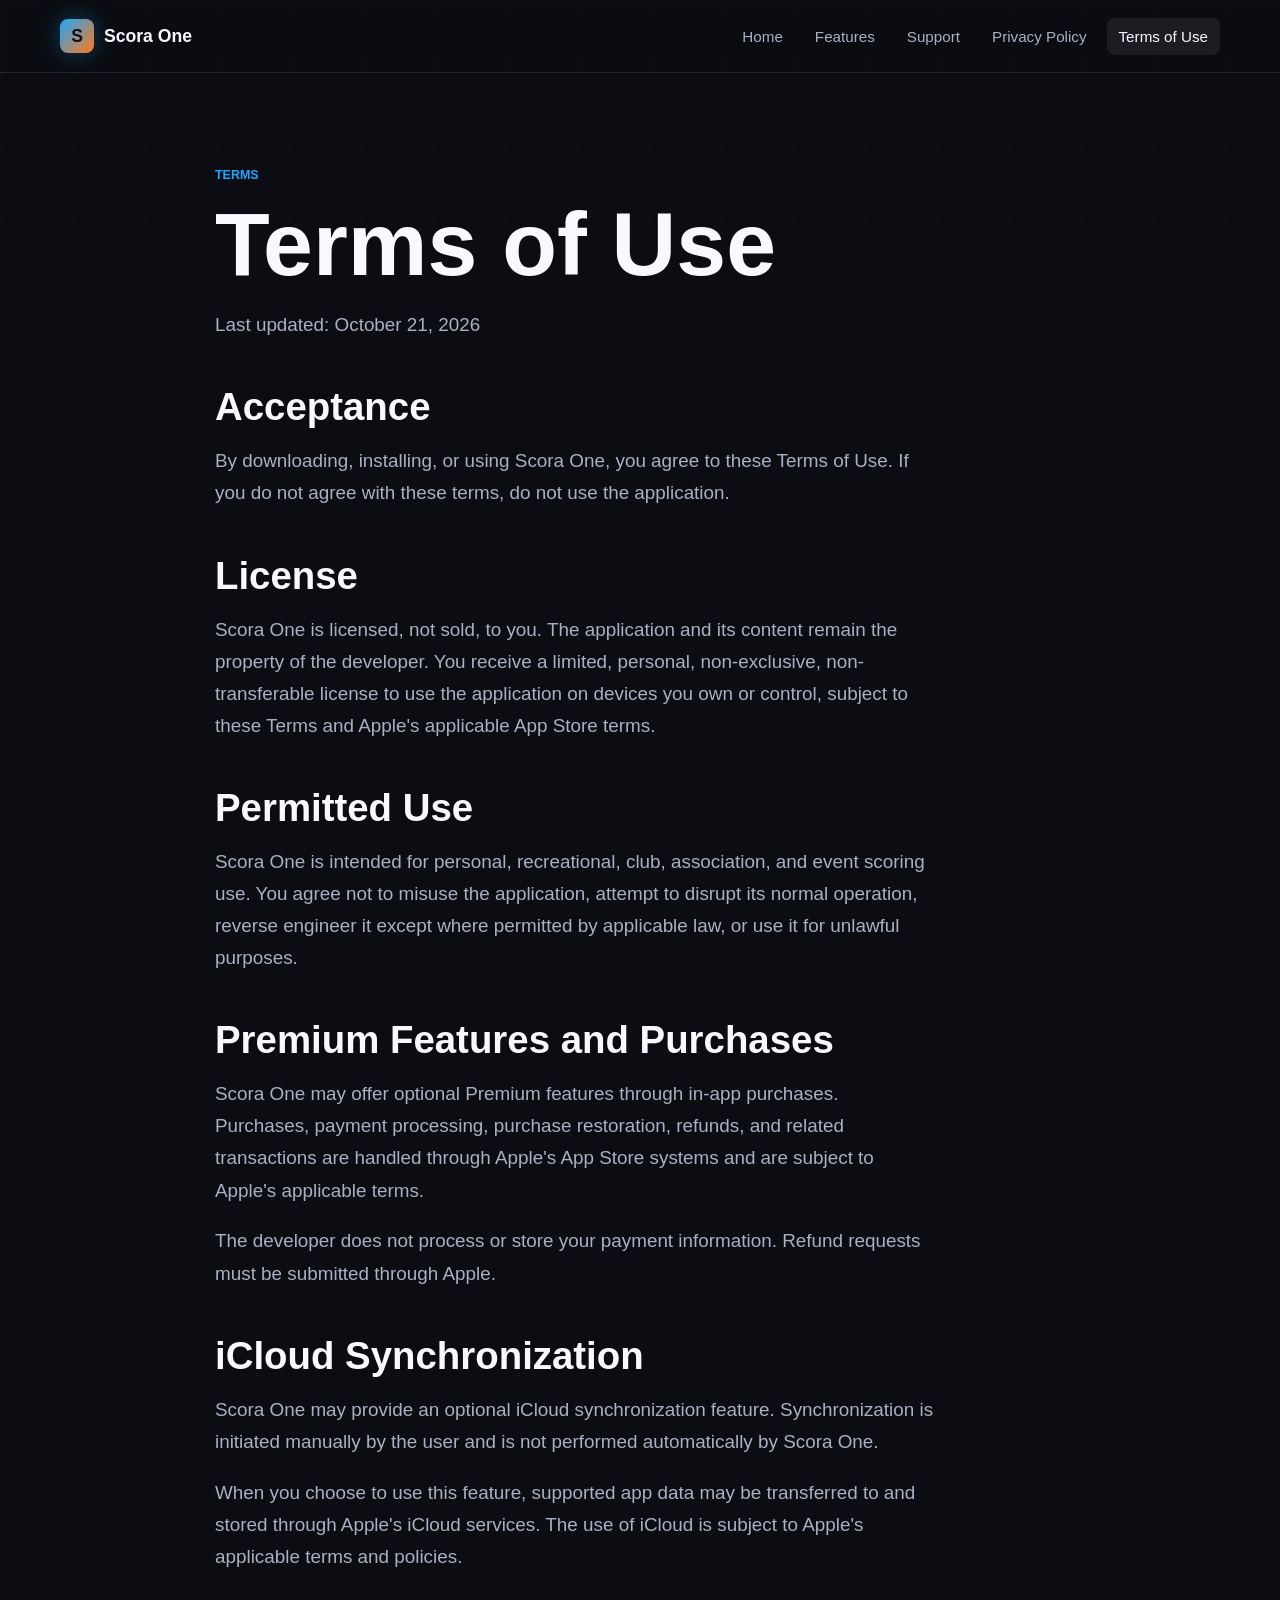
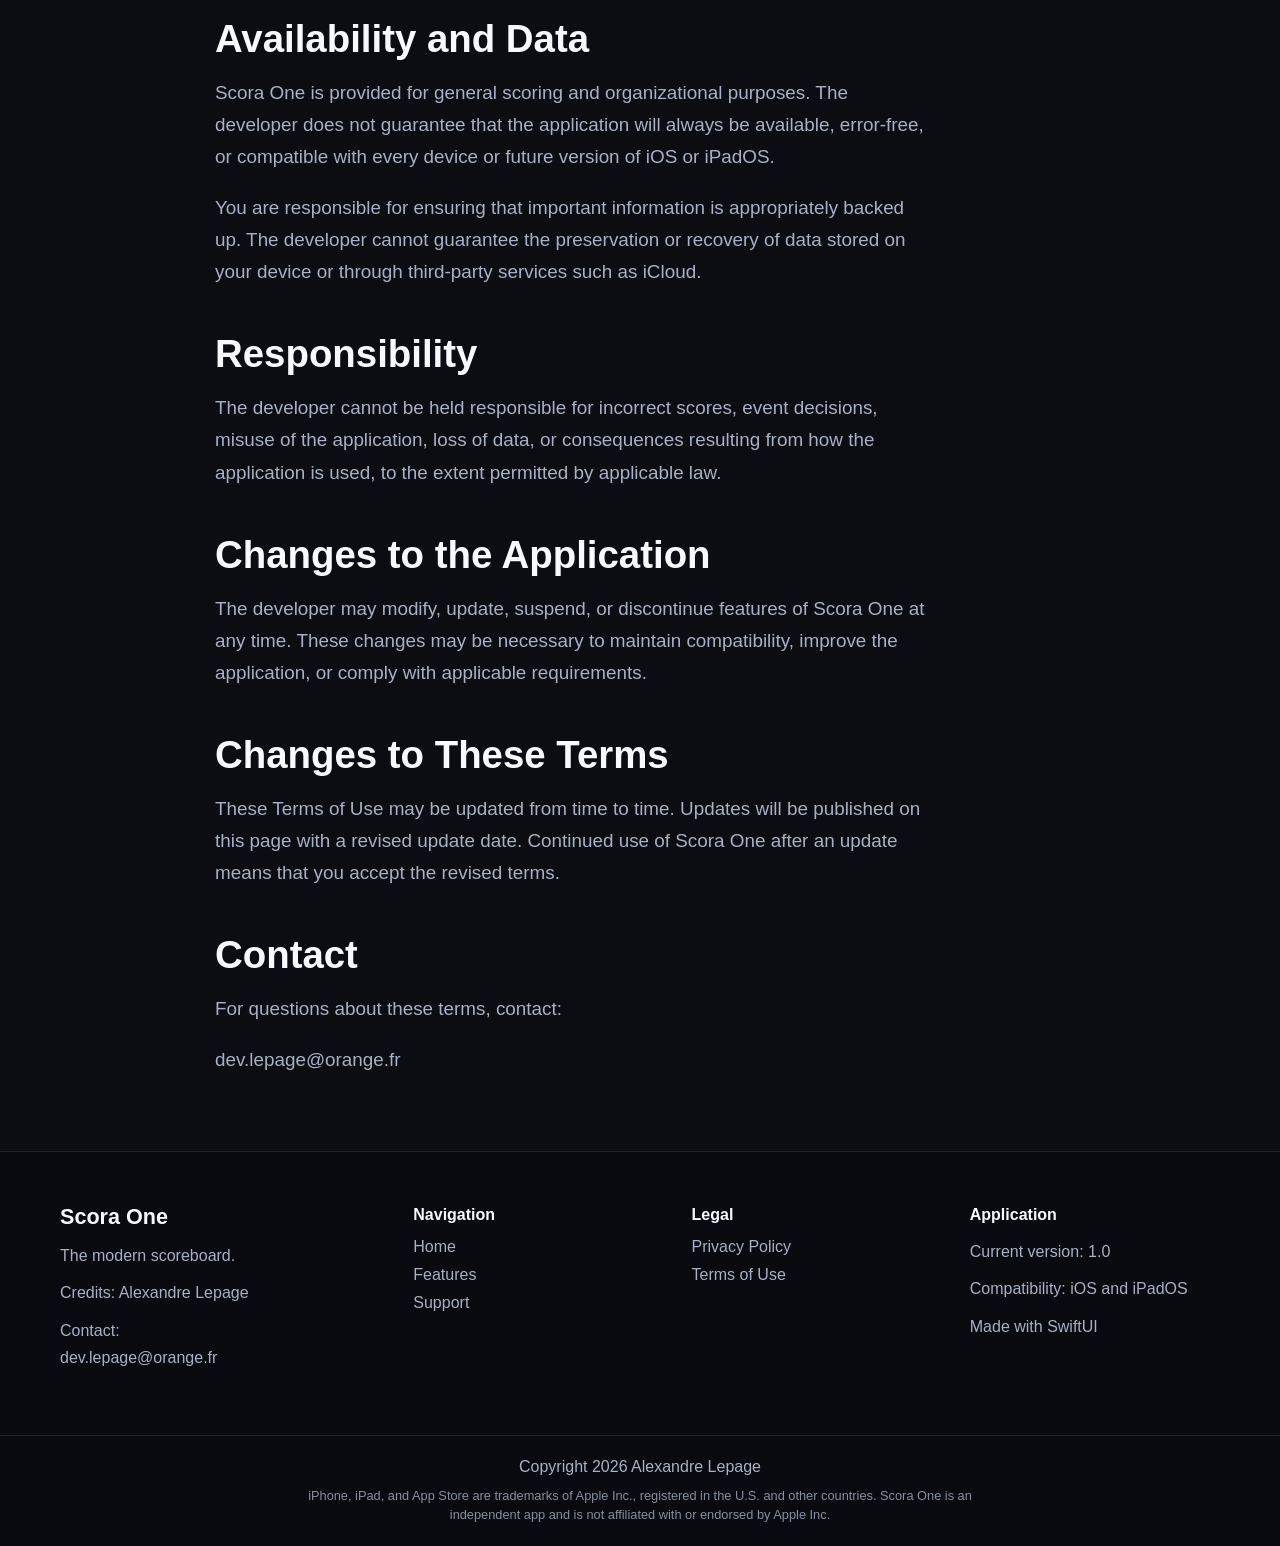
<file: terms.html>
<!doctype html>
<html lang="en">
<head>
  <meta charset="utf-8">
  <meta name="viewport" content="width=device-width, initial-scale=1">
  <meta name="description" content="Scora One terms of use.">
  <title>Terms of Use - Scora One</title>
  <link rel="stylesheet" href="styles.css">
</head>
<body>
  <header class="site-header">
    <nav class="nav" aria-label="Main navigation">
      <a class="brand" href="index.html">
        <span class="brand-mark">S</span>
        <span>Scora One</span>
      </a>

      <div class="nav-links">
        <a href="index.html">Home</a>
        <a href="features.html">Features</a>
        <a href="support.html">Support</a>
        <a href="privacy.html">Privacy Policy</a>
        <a href="terms.html" aria-current="page">Terms of Use</a>
      </div>
    </nav>
  </header>

  <main>
    <section class="page-intro">
      <div class="section-inner legal-content">
        <span class="eyebrow">Terms</span>
        <h1 class="headline">Terms of Use</h1>
        <p>Last updated: October 21, 2026</p>

        <h2>Acceptance</h2>
        <p>
          By downloading, installing, or using Scora One, you agree to these
          Terms of Use. If you do not agree with these terms, do not use the
          application.
        </p>

        <h2>License</h2>
        <p>
          Scora One is licensed, not sold, to you. The application and its
          content remain the property of the developer. You receive a limited,
          personal, non-exclusive, non-transferable license to use the
          application on devices you own or control, subject to these Terms
          and Apple's applicable App Store terms.
        </p>

        <h2>Permitted Use</h2>
        <p>
          Scora One is intended for personal, recreational, club, association,
          and event scoring use. You agree not to misuse the application,
          attempt to disrupt its normal operation, reverse engineer it except
          where permitted by applicable law, or use it for unlawful purposes.
        </p>

        <h2>Premium Features and Purchases</h2>
        <p>
          Scora One may offer optional Premium features through in-app
          purchases. Purchases, payment processing, purchase restoration,
          refunds, and related transactions are handled through Apple's App
          Store systems and are subject to Apple's applicable terms.
        </p>

        <p>
          The developer does not process or store your payment information.
          Refund requests must be submitted through Apple.
        </p>

        <h2>iCloud Synchronization</h2>
        <p>
          Scora One may provide an optional iCloud synchronization feature.
          Synchronization is initiated manually by the user and is not
          performed automatically by Scora One.
        </p>

        <p>
          When you choose to use this feature, supported app data may be
          transferred to and stored through Apple's iCloud services. The use
          of iCloud is subject to Apple's applicable terms and policies.
        </p>

        <h2>Availability and Data</h2>
        <p>
          Scora One is provided for general scoring and organizational
          purposes. The developer does not guarantee that the application will
          always be available, error-free, or compatible with every device or
          future version of iOS or iPadOS.
        </p>

        <p>
          You are responsible for ensuring that important information is
          appropriately backed up. The developer cannot guarantee the
          preservation or recovery of data stored on your device or through
          third-party services such as iCloud.
        </p>

        <h2>Responsibility</h2>
        <p>
          The developer cannot be held responsible for incorrect scores,
          event decisions, misuse of the application, loss of data, or
          consequences resulting from how the application is used, to the
          extent permitted by applicable law.
        </p>

        <h2>Changes to the Application</h2>
        <p>
          The developer may modify, update, suspend, or discontinue features
          of Scora One at any time. These changes may be necessary to maintain
          compatibility, improve the application, or comply with applicable
          requirements.
        </p>

        <h2>Changes to These Terms</h2>
        <p>
          These Terms of Use may be updated from time to time. Updates will be
          published on this page with a revised update date. Continued use of
          Scora One after an update means that you accept the revised terms.
        </p>

        <h2>Contact</h2>
        <p>
          For questions about these terms, contact:
        </p>

        <p>
          <a href="mailto:dev.lepage@orange.fr">
            dev.lepage@orange.fr
          </a>
        </p>
      </div>
    </section>
  </main>

  <footer class="site-footer">
    <div class="footer-inner">
      <div>
        <h3>Scora One</h3>
        <p>The modern scoreboard.</p>
        <p>Credits: Alexandre Lepage</p>
        <p>
          Contact:
          <a href="mailto:dev.lepage@orange.fr">
            dev.lepage@orange.fr
          </a>
        </p>
      </div>

      <div>
        <h4>Navigation</h4>
        <a href="index.html">Home</a>
        <a href="features.html">Features</a>
        <a href="support.html">Support</a>
      </div>

      <div>
        <h4>Legal</h4>
        <a href="privacy.html">Privacy Policy</a>
        <a href="terms.html">Terms of Use</a>
      </div>

      <div>
        <h4>Application</h4>
        <p>Current version: 1.0</p>
        <p>Compatibility: iOS and iPadOS</p>
        <p>Made with SwiftUI</p>
      </div>
    </div>

    <div class="credits">
      Copyright 2026 Alexandre Lepage
      <div class="trademark">
        iPhone, iPad, and App Store are trademarks of Apple Inc.,
        registered in the U.S. and other countries. Scora One is an
        independent app and is not affiliated with or endorsed by Apple Inc.
      </div>
    </div>
  </footer>
</body>
</html>
</file>
<file: styles.css>
:root {
  color-scheme: dark;
  --bg: #0b0d12;
  --panel: #141821;
  --panel-soft: #1a202c;
  --text: #f7f9ff;
  --muted: #a8b0c3;
  --blue: #1ea7ff;
  --orange: #ff7a1a;
  --line: rgba(255, 255, 255, 0.1);
  --radius: 8px;
  --shadow: 0 26px 80px rgba(0, 0, 0, 0.35);
}

* {
  box-sizing: border-box;
}

html {
  scroll-behavior: smooth;
}

body {
  margin: 0;
  background: var(--bg);
  color: var(--text);
  font-family: ui-rounded, "SF Pro Rounded", "SF Pro Display", -apple-system, BlinkMacSystemFont, "Segoe UI", sans-serif;
  letter-spacing: 0;
}

body::before {
  content: "";
  position: fixed;
  inset: 0;
  pointer-events: none;
  background:
    linear-gradient(rgba(255, 255, 255, 0.03) 1px, transparent 1px),
    linear-gradient(90deg, rgba(255, 255, 255, 0.025) 1px, transparent 1px);
  background-size: 72px 72px;
  mask-image: linear-gradient(to bottom, rgba(0, 0, 0, 0.65), transparent 70%);
}

a {
  color: inherit;
  text-decoration: none;
}

p {
  color: var(--muted);
  line-height: 1.7;
}

.site-header {
  position: sticky;
  top: 0;
  z-index: 10;
  border-bottom: 1px solid var(--line);
  background: rgba(11, 13, 18, 0.86);
  backdrop-filter: blur(22px);
}

.nav {
  width: min(1160px, calc(100% - 40px));
  min-height: 72px;
  margin: 0 auto;
  display: flex;
  align-items: center;
  justify-content: space-between;
  gap: 24px;
}

.brand {
  display: inline-flex;
  align-items: center;
  gap: 10px;
  font-weight: 800;
  font-size: 1.1rem;
}

.brand-mark {
  width: 34px;
  height: 34px;
  border-radius: 8px;
  display: grid;
  place-items: center;
  background: linear-gradient(135deg, var(--blue), var(--orange));
  color: #081019;
  box-shadow: 0 0 22px rgba(30, 167, 255, 0.35);
}

.nav-links {
  display: flex;
  align-items: center;
  gap: 8px;
  flex-wrap: wrap;
  justify-content: flex-end;
}

.nav-links a {
  padding: 10px 12px;
  border-radius: var(--radius);
  color: var(--muted);
  font-size: 0.95rem;
}

.nav-links a:hover,
.nav-links a[aria-current="page"] {
  color: var(--text);
  background: rgba(255, 255, 255, 0.07);
}

.hero {
  min-height: calc(100vh - 72px);
  display: grid;
  align-items: center;
  padding: 70px 0 56px;
}

.hero-inner,
.section-inner {
  width: min(1160px, calc(100% - 40px));
  margin: 0 auto;
}

.hero-grid {
  display: grid;
  grid-template-columns: minmax(0, 0.9fr) minmax(320px, 1.1fr);
  gap: 56px;
  align-items: center;
}

.eyebrow {
  color: var(--blue);
  text-transform: uppercase;
  font-size: 0.78rem;
  font-weight: 800;
}

h1,
h2,
h3 {
  margin: 0;
  line-height: 1.02;
}

h1 {
  margin-top: 16px;
  font-size: clamp(4.2rem, 11vw, 8.5rem);
}

.hero-copy {
  max-width: 610px;
  margin: 22px 0 0;
  font-size: 1.25rem;
}

.headline {
  font-size: clamp(2.5rem, 7vw, 5.6rem);
  max-width: 900px;
}

.page-intro {
  padding: 92px 0 56px;
}

.page-intro p {
  max-width: 720px;
  font-size: 1.18rem;
}

.actions {
  display: flex;
  gap: 14px;
  flex-wrap: wrap;
  margin-top: 32px;
}

.button {
  min-height: 48px;
  display: inline-flex;
  align-items: center;
  justify-content: center;
  gap: 10px;
  padding: 14px 18px;
  border: 1px solid rgba(255, 255, 255, 0.14);
  border-radius: var(--radius);
  color: var(--text);
  font-weight: 800;
  background: rgba(255, 255, 255, 0.06);
}

.button.primary {
  color: #06111c;
  border-color: transparent;
  background: var(--blue);
  box-shadow: 0 0 34px rgba(30, 167, 255, 0.34);
}

.button.orange {
  color: #140800;
  border-color: transparent;
  background: var(--orange);
  box-shadow: 0 0 34px rgba(255, 122, 26, 0.3);
}

.showcase {
  position: relative;
  min-height: 560px;
  display: grid;
  place-items: center;
}

.phone-row {
  display: flex;
  align-items: center;
  justify-content: center;
  gap: 18px;
  width: 100%;
}

.phone {
  width: min(310px, 78vw);
  aspect-ratio: 9 / 19;
  padding: 14px;
  border: 1px solid rgba(255, 255, 255, 0.18);
  border-radius: 42px;
  background: linear-gradient(180deg, #222938, #080a0f);
  box-shadow: var(--shadow), inset 0 0 0 1px rgba(255, 255, 255, 0.08);
}

.phone img {
  display: block;
  width: 100%;
  height: 100%;
  object-fit: cover;
  object-position: top center;
  border-radius: 30px;
  border: 1px solid rgba(255, 255, 255, 0.08);
  background: #080a0f;
}

.phone.secondary {
  width: min(225px, 62vw);
  opacity: 0.9;
}

.screen {
  height: 100%;
  border-radius: 30px;
  border: 1px solid rgba(255, 255, 255, 0.08);
  background: #080a0f;
  overflow: hidden;
  display: grid;
  grid-template-rows: auto 1fr auto;
}

.screen-header {
  display: flex;
  justify-content: space-between;
  padding: 22px 20px 10px;
  color: var(--muted);
  font-size: 0.76rem;
  font-weight: 800;
}

.scoreboard {
  display: grid;
  place-items: center;
  padding: 16px;
  text-align: center;
}

.score-label {
  color: var(--muted);
  font-size: 0.8rem;
  text-transform: uppercase;
  font-weight: 800;
}

.score-number {
  font-size: clamp(4.6rem, 12vw, 8rem);
  font-weight: 900;
  color: var(--blue);
  text-shadow: 0 0 34px rgba(30, 167, 255, 0.58);
}

.score-number.orange-score {
  color: var(--orange);
  text-shadow: 0 0 34px rgba(255, 122, 26, 0.5);
}

.screen-footer {
  display: grid;
  grid-template-columns: repeat(3, 1fr);
  gap: 8px;
  padding: 14px;
}

.screen-footer span {
  min-height: 44px;
  display: grid;
  place-items: center;
  border-radius: 8px;
  background: var(--panel);
  color: var(--muted);
}

.stats-band {
  border-block: 1px solid var(--line);
  background: rgba(255, 255, 255, 0.03);
}

.stats {
  width: min(1160px, calc(100% - 40px));
  margin: 0 auto;
  padding: 30px 0;
  display: grid;
  grid-template-columns: repeat(5, 1fr);
  gap: 16px;
  align-items: center;
}

.stat {
  color: var(--text);
  font-size: 1rem;
  font-weight: 800;
}

.stat-line {
  grid-column: span 2;
  color: var(--muted);
  text-align: right;
}

section {
  padding: 88px 0;
}

.section-heading {
  display: flex;
  align-items: end;
  justify-content: space-between;
  gap: 28px;
  margin-bottom: 34px;
}

.section-heading p {
  max-width: 500px;
}

h2 {
  font-size: clamp(2rem, 4vw, 4rem);
}

h3 {
  font-size: 1.35rem;
}

.grid {
  display: grid;
  gap: 16px;
}

.grid.four {
  grid-template-columns: repeat(4, 1fr);
}

.grid.three {
  grid-template-columns: repeat(3, 1fr);
}

.grid.two {
  grid-template-columns: repeat(2, 1fr);
}

.card {
  border: 1px solid var(--line);
  border-radius: var(--radius);
  background: var(--panel);
  padding: 24px;
  min-height: 180px;
  box-shadow: 0 10px 40px rgba(0, 0, 0, 0.18);
  animation: rise 700ms ease both;
}

.card p {
  margin-bottom: 0;
}

.icon {
  width: 44px;
  height: 44px;
  border-radius: 8px;
  display: grid;
  place-items: center;
  margin-bottom: 18px;
  color: #06111c;
  background: var(--blue);
  font-weight: 900;
}

.mode-card {
  padding: 0;
  overflow: hidden;
}

.mode-card .mini-screen {
  height: 260px;
  border-bottom: 1px solid var(--line);
  background:
    radial-gradient(circle at 50% 35%, rgba(30, 167, 255, 0.2), transparent 34%),
    #080a0f;
  display: grid;
  place-items: center;
}

.mode-card:nth-child(2) .mini-screen {
  background:
    radial-gradient(circle at 50% 35%, rgba(255, 122, 26, 0.18), transparent 34%),
    #080a0f;
}

.mode-card-content {
  padding: 24px;
}

.feature-split {
  display: grid;
  grid-template-columns: 0.95fr 1.05fr;
  gap: 38px;
  align-items: center;
}

.feature-split + .feature-split {
  margin-top: 58px;
}

.panel {
  border: 1px solid var(--line);
  border-radius: var(--radius);
  background: var(--panel);
  padding: 28px;
}

.list {
  display: grid;
  gap: 12px;
  margin: 22px 0 0;
  padding: 0;
  list-style: none;
}

.list li {
  color: var(--muted);
}

.list li::before {
  content: "";
  width: 8px;
  height: 8px;
  display: inline-block;
  margin-right: 10px;
  border-radius: 50%;
  background: var(--blue);
  box-shadow: 0 0 14px rgba(30, 167, 255, 0.6);
}

.compatibility {
  display: flex;
  flex-wrap: wrap;
  gap: 10px;
}

.pill {
  border: 1px solid var(--line);
  border-radius: 999px;
  padding: 10px 14px;
  color: var(--muted);
  background: rgba(255, 255, 255, 0.04);
}

.cta {
  margin: 40px auto 0;
  width: min(1160px, calc(100% - 40px));
  border-radius: var(--radius);
  padding: 58px;
  background: linear-gradient(135deg, var(--blue), #0d66ff);
  color: #06111c;
}

.cta p {
  color: rgba(6, 17, 28, 0.72);
}

.cta .button {
  background: #06111c;
  color: var(--text);
  border-color: transparent;
}

.faq {
  display: grid;
  gap: 12px;
}

.faq details {
  border: 1px solid var(--line);
  border-radius: var(--radius);
  background: var(--panel);
  padding: 18px 20px;
}

.faq summary {
  cursor: pointer;
  font-weight: 800;
}

.legal-content {
  max-width: 850px;
}

.legal-content h2 {
  margin-top: 46px;
  font-size: clamp(1.65rem, 3vw, 2.4rem);
}

.site-footer {
  border-top: 1px solid var(--line);
  background: #080a0f;
}

.footer-inner {
  width: min(1160px, calc(100% - 40px));
  margin: 0 auto;
  padding: 54px 0;
  display: grid;
  grid-template-columns: 1.3fr repeat(3, 1fr);
  gap: 28px;
}

.footer-inner h3,
.footer-inner h4 {
  margin: 0 0 14px;
}

.footer-inner a,
.footer-inner p {
  display: block;
  margin: 0 0 10px;
  color: var(--muted);
}

.credits {
  border-top: 1px solid var(--line);
  padding: 22px 0;
  color: var(--muted);
  text-align: center;
}

.credits .trademark {
  max-width: 760px;
  margin: 10px auto 0;
  padding: 0 20px;
  font-size: 0.8rem;
  line-height: 1.5;
  opacity: 0.8;
}

@keyframes rise {
  from {
    opacity: 0;
    transform: translateY(14px);
  }
  to {
    opacity: 1;
    transform: translateY(0);
  }
}

@media (prefers-reduced-motion: reduce) {
  html {
    scroll-behavior: auto;
  }

  .card {
    animation: none;
  }
}

@media (max-width: 900px) {
  .hero {
    min-height: auto;
  }

  .hero-grid,
  .feature-split {
    grid-template-columns: 1fr;
  }

  .grid.four,
  .grid.three,
  .grid.two,
  .stats,
  .footer-inner {
    grid-template-columns: 1fr;
  }

  .stat-line {
    grid-column: auto;
    text-align: left;
  }

  .section-heading {
    display: block;
  }

  .phone-row {
    flex-direction: column;
  }

  .phone.secondary {
    display: none;
  }

  .cta {
    padding: 34px 24px;
  }
}

@media (max-width: 620px) {
  .nav {
    align-items: flex-start;
    flex-direction: column;
    padding: 16px 0;
  }

  .nav-links {
    justify-content: flex-start;
  }

  .nav-links a {
    padding: 8px 9px;
  }

  h1 {
    font-size: 4.1rem;
  }

  section,
  .page-intro {
    padding: 58px 0;
  }
}
</file>
